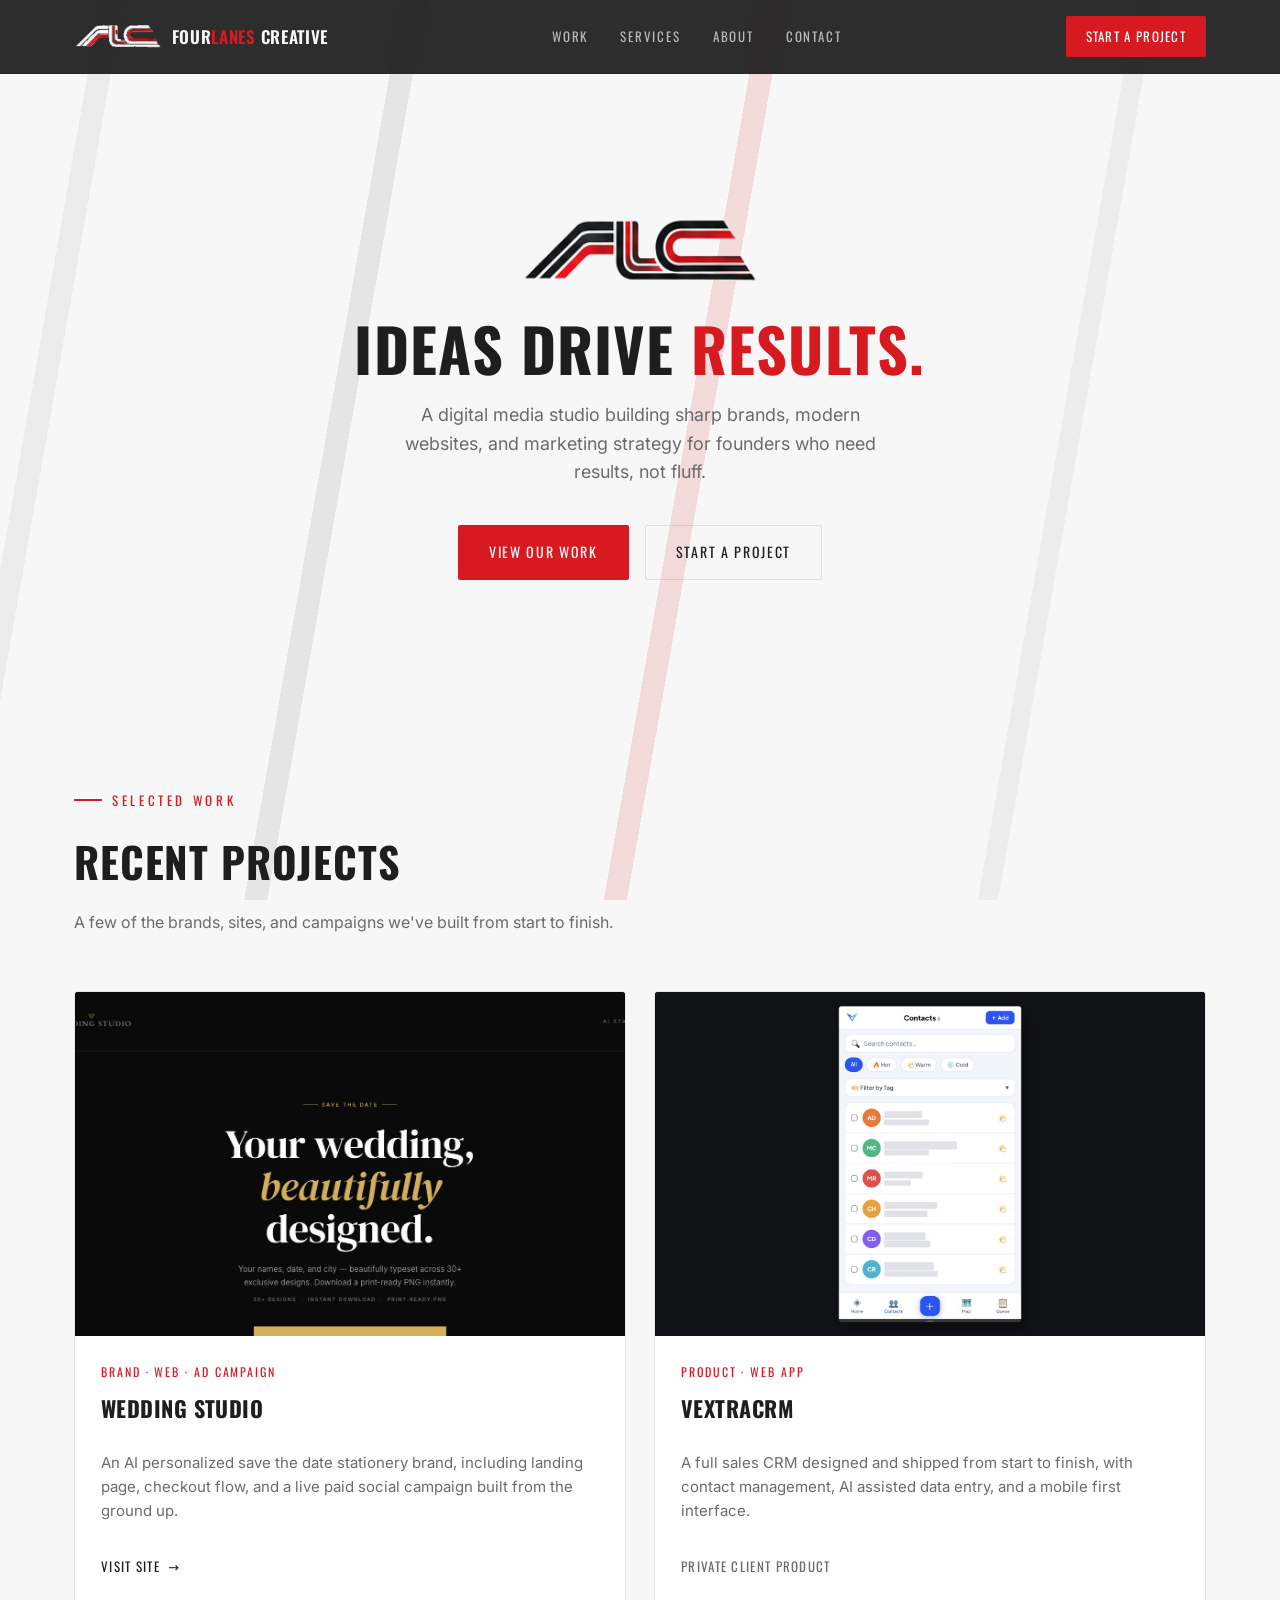
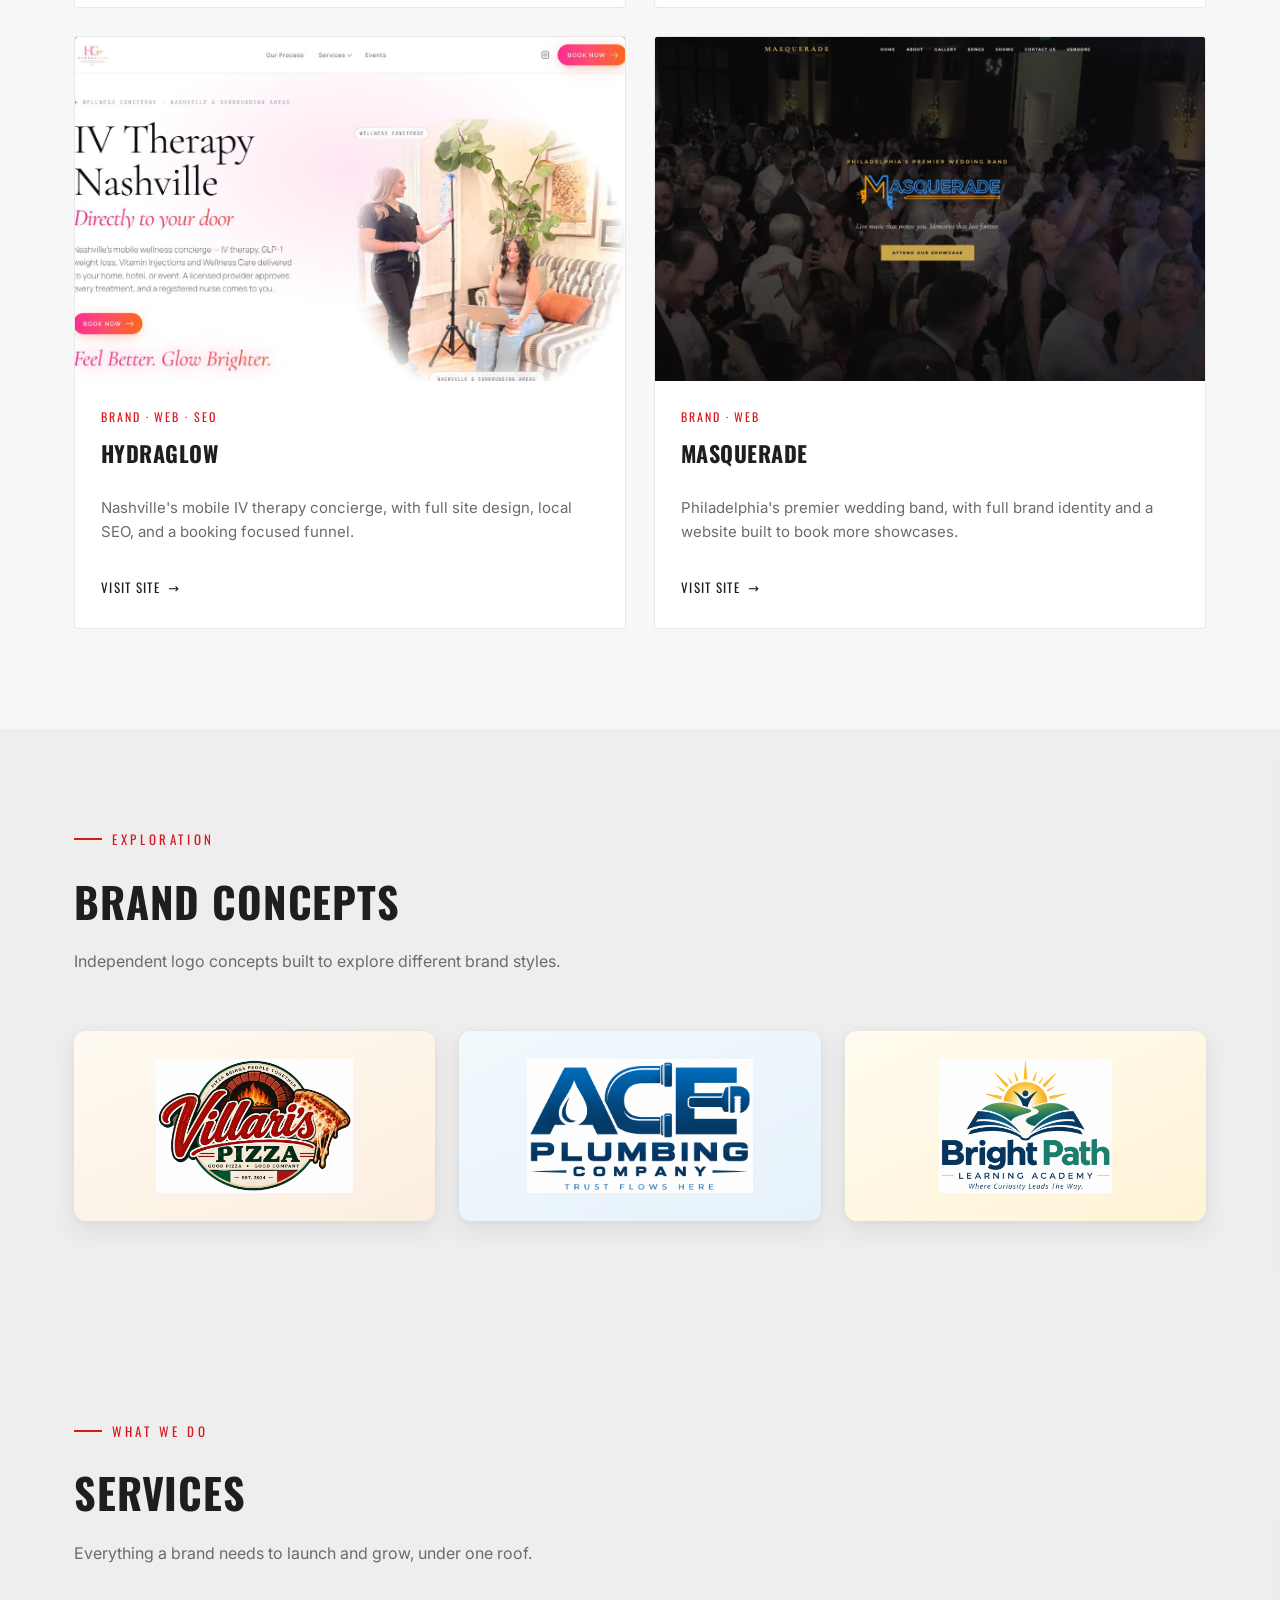
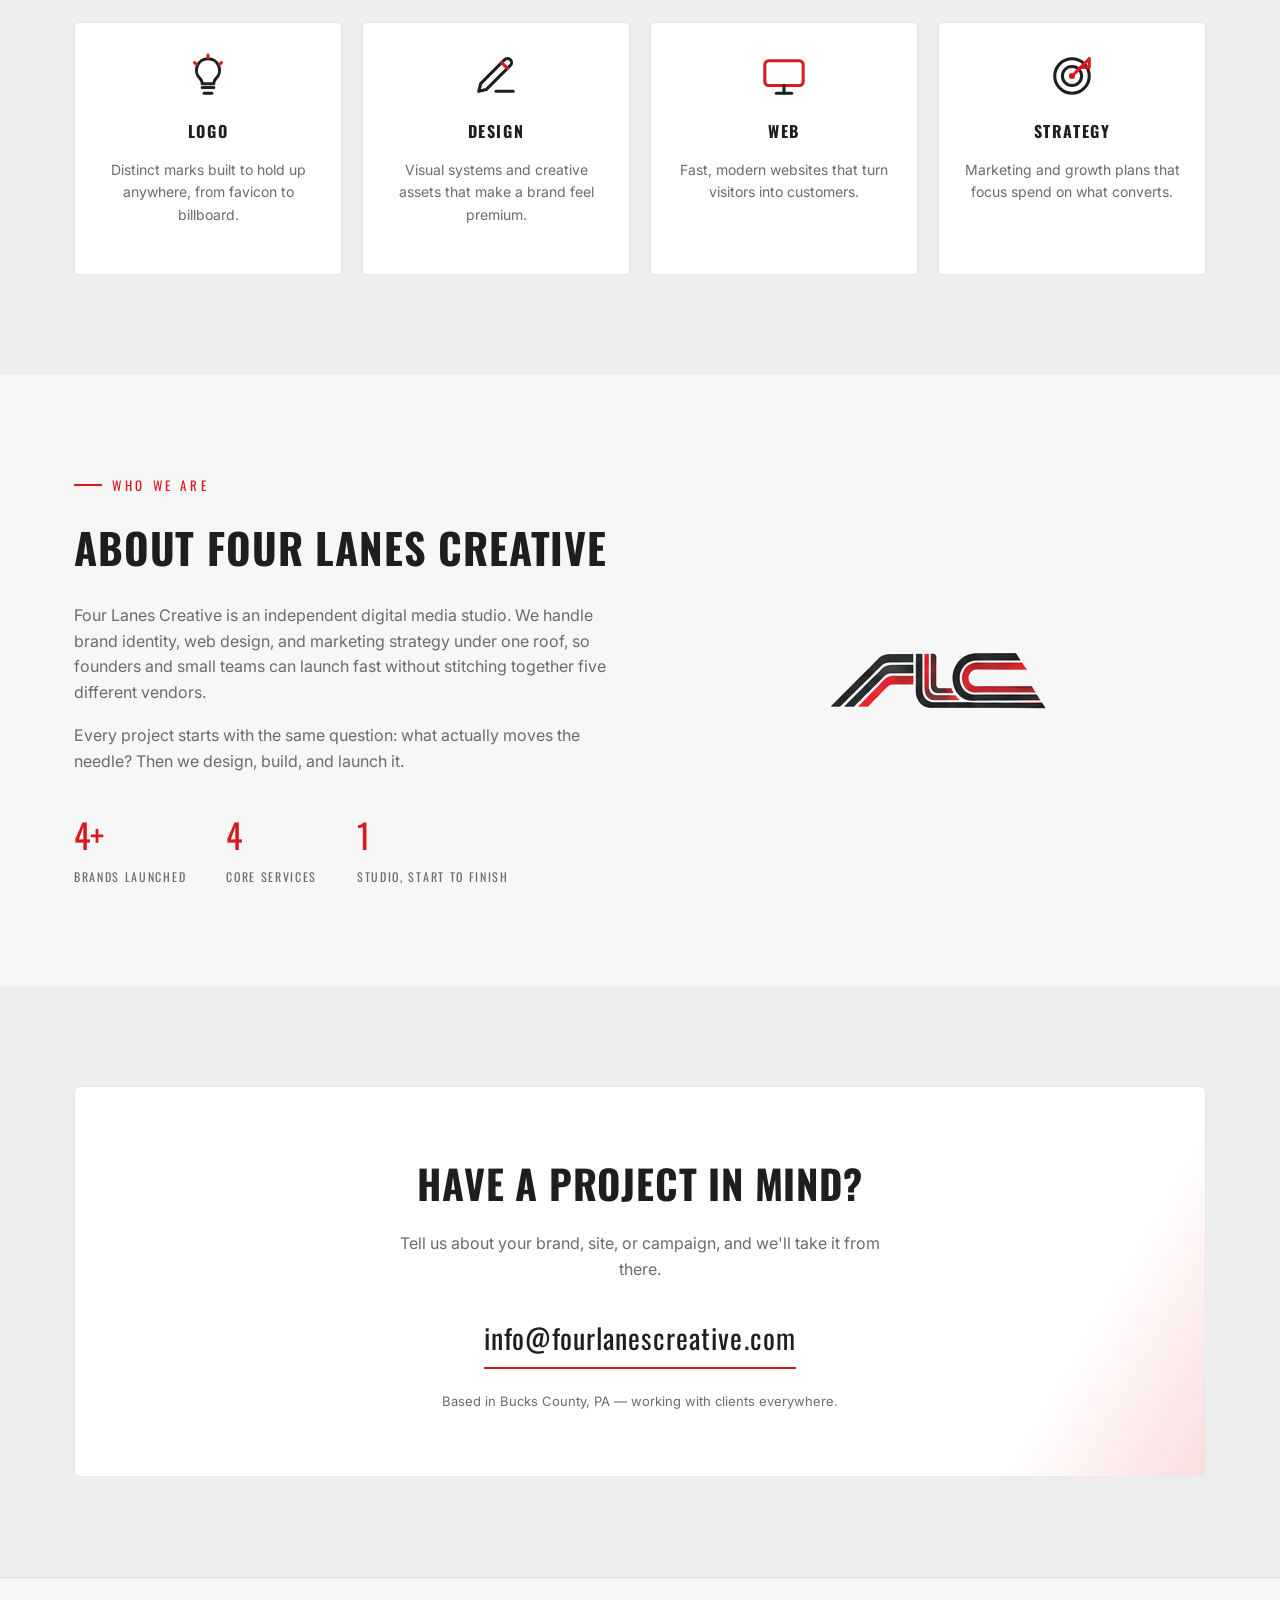
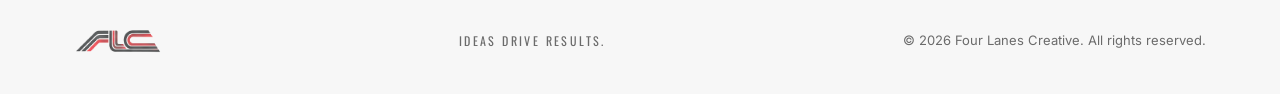
<file: index.html>
<!doctype html>
<html lang="en">
<head>
<meta charset="utf-8">
<title>Four Lanes Creative | Brand, Web &amp; Strategy Studio</title>
<meta name="viewport" content="width=device-width,initial-scale=1">
<meta name="description" content="Four Lanes Creative is a digital media studio building sharp brands, modern websites, and marketing strategy that converts — under one roof.">
<link rel="canonical" href="https://fourlanescreative.com/">

<link rel="icon" type="image/png" sizes="512x512" href="/assets/brand/favicon-512.png">
<link rel="icon" type="image/png" sizes="32x32" href="/assets/brand/favicon-32.png">
<link rel="icon" type="image/png" sizes="16x16" href="/assets/brand/favicon-16.png">
<link rel="apple-touch-icon" sizes="180x180" href="/assets/brand/favicon-180.png">

<!-- Open Graph / Facebook, Instagram, iMessage, WhatsApp -->
<meta property="og:type" content="website">
<meta property="og:url" content="https://fourlanescreative.com/">
<meta property="og:site_name" content="Four Lanes Creative">
<meta property="og:title" content="Four Lanes Creative | Brand, Web &amp; Strategy Studio">
<meta property="og:description" content="Ideas drive results. Brand identity, web design, and marketing strategy from a studio built to move fast.">
<meta property="og:image" content="https://fourlanescreative.com/assets/brand/og-share-card.png">
<meta property="og:image:width" content="1200">
<meta property="og:image:height" content="630">
<meta property="og:image:alt" content="Four Lanes Creative. Ideas Drive Results.">
<meta property="og:image" content="https://fourlanescreative.com/assets/brand/og-share-square.png">
<meta property="og:image:width" content="1080">
<meta property="og:image:height" content="1080">
<meta property="og:image:alt" content="Four Lanes Creative. Ideas Drive Results.">
<meta property="og:locale" content="en_US">

<!-- Twitter / X -->
<meta name="twitter:card" content="summary_large_image">
<meta name="twitter:title" content="Four Lanes Creative | Brand, Web &amp; Strategy Studio">
<meta name="twitter:description" content="Ideas drive results. Brand identity, web design, and marketing strategy from a studio built to move fast.">
<meta name="twitter:image" content="https://fourlanescreative.com/assets/brand/og-share-card.png">
<meta name="twitter:image:alt" content="Four Lanes Creative. Ideas Drive Results.">

<script type="application/ld+json">
{
  "@context": "https://schema.org",
  "@type": "ProfessionalService",
  "@id": "https://fourlanescreative.com/#business",
  "name": "Four Lanes Creative",
  "description": "Digital media studio offering brand identity, web design, and marketing strategy.",
  "url": "https://fourlanescreative.com/",
  "logo": "https://fourlanescreative.com/assets/brand/flc-hero-lockup.png",
  "image": "https://fourlanescreative.com/assets/brand/og-share-card.png",
  "email": "info@fourlanescreative.com",
  "address": {
    "@type": "PostalAddress",
    "addressRegion": "PA",
    "addressCountry": "US"
  },
  "areaServed": ["Bucks County, PA", "US"],
  "sameAs": []
}
</script>

<link rel="preconnect" href="https://fonts.googleapis.com">
<link rel="preconnect" href="https://fonts.gstatic.com" crossorigin>
<link href="https://fonts.googleapis.com/css2?family=Oswald:wght@400;500;600;700&family=Inter:wght@400;500;600&display=swap" rel="stylesheet">

<style>
  :root{
    --bg:#f7f7f7;
    --bg-alt:#ededed;
    --card:#ffffff;
    --red:#d71920;
    --red-dark:#9e1218;
    --silver:#6b6b6b;
    --silver-light:#1e1e1e;
    --text:#1e1e1e;
    --muted:#6b6b6b;
    --border:rgba(0,0,0,0.09);
  }
  *{box-sizing:border-box;}
  html{scroll-behavior:smooth;}
  body{
    margin:0;
    background:var(--bg);
    color:var(--text);
    font-family:'Inter',system-ui,sans-serif;
    line-height:1.6;
    -webkit-font-smoothing:antialiased;
  }
  .site-lanes{
    position:fixed;inset:0;z-index:0;pointer-events:none;
    background:linear-gradient(
      100deg,
      transparent 0%, transparent 7%,
      rgba(30,30,30,0.05) 7%, rgba(30,30,30,0.05) 8.6%,
      transparent 8.6%, transparent 28%,
      rgba(30,30,30,0.08) 28%, rgba(30,30,30,0.08) 29.6%,
      transparent 29.6%, transparent 53%,
      rgba(215,25,32,0.13) 53%, rgba(215,25,32,0.13) 54.6%,
      transparent 54.6%, transparent 79%,
      rgba(107,107,107,0.07) 79%, rgba(107,107,107,0.07) 80.4%,
      transparent 80.4%, transparent 100%
    );
  }
  header.nav, section, footer{position:relative;z-index:1;}
  h1,h2,h3,.display{
    font-family:'Oswald',system-ui,sans-serif;
    text-transform:uppercase;
    letter-spacing:0.02em;
    margin:0;
  }
  a{color:inherit;text-decoration:none;}
  img{max-width:100%;display:block;}
  .wrap{max-width:1180px;margin:0 auto;padding:0 24px;}
  .eyebrow{
    display:flex;align-items:center;gap:10px;
    font-family:'Oswald',system-ui,sans-serif;
    font-size:13px;letter-spacing:0.28em;
    color:var(--red);text-transform:uppercase;
    margin-bottom:18px;
  }
  .eyebrow::before{content:"";width:28px;height:2px;background:var(--red);display:block;}

  /* nav */
  header.nav{
    position:sticky;top:0;z-index:50;
    background:rgba(10,10,11,0.85);
    backdrop-filter:blur(10px);
    border-bottom:1px solid var(--border);
  }
  .nav-inner{
    max-width:1180px;margin:0 auto;padding:16px 24px;
    display:flex;align-items:center;justify-content:space-between;
  }
  .nav-logo{display:flex;align-items:center;gap:10px;}
  .nav-logo img{height:26px;width:auto;}
  .nav-logo-text{
    font-family:'Oswald',system-ui,sans-serif;
    font-size:17px;letter-spacing:0.04em;font-weight:600;
    color:#f7f7f7;white-space:nowrap;
  }
  .nav-logo-text .accent{color:var(--red);}
  .nav-links{display:flex;gap:32px;list-style:none;margin:0;padding:0;}
  .nav-links a{
    font-family:'Oswald',system-ui,sans-serif;
    font-size:13px;letter-spacing:0.14em;text-transform:uppercase;
    color:#b8b8b8;transition:color .2s;
  }
  .nav-links a:hover{color:#f7f7f7;}
  .nav-cta{
    font-family:'Oswald',system-ui,sans-serif;
    font-size:13px;letter-spacing:0.1em;text-transform:uppercase;
    background:var(--red);color:#fff;padding:10px 20px;border-radius:2px;
    transition:background .2s;
  }
  .nav-cta:hover{background:var(--red-dark);}
  .nav-toggle{display:none;background:none;border:0;color:#f7f7f7;font-size:26px;cursor:pointer;}

  /* hero */
  .hero{
    position:relative;overflow:hidden;
    padding:140px 24px 110px;
    text-align:center;
  }
  .hero-inner{position:relative;max-width:640px;margin:0 auto;}
  .hero img.mark{height:72px;width:auto;margin:0 auto 30px;}
  .hero h1{
    font-size:clamp(36px,6vw,60px);
    line-height:1.05;
    color:var(--silver-light);
  }
  .hero h1 .accent{color:var(--red);}
  .hero p.sub{
    font-size:18px;color:var(--muted);
    max-width:520px;margin:22px auto 0;
  }
  .hero-ctas{display:flex;gap:16px;justify-content:center;margin-top:38px;flex-wrap:wrap;}
  .btn{
    font-family:'Oswald',system-ui,sans-serif;
    font-size:14px;letter-spacing:0.12em;text-transform:uppercase;
    padding:15px 30px;border-radius:2px;
    display:inline-block;transition:all .2s;
    border:1px solid transparent;
  }
  .btn-primary{background:var(--red);color:#fff;}
  .btn-primary:hover{background:var(--red-dark);}
  .btn-ghost{border-color:var(--border);color:var(--text);}
  .btn-ghost:hover{border-color:var(--silver);}

  /* generic section */
  section{padding:100px 0;}
  section.alt{background:rgba(237,237,237,0.9);}
  .section-head{max-width:640px;margin-bottom:56px;}
  .section-head h2{font-size:clamp(28px,4vw,42px);color:var(--silver-light);}
  .section-head p{color:var(--muted);font-size:16px;margin-top:14px;}
  .divider{
    height:2px;width:90px;
    background:linear-gradient(90deg,var(--red),var(--silver));
    margin:0 0 56px;
  }

  /* work */
  .work-grid{display:grid;grid-template-columns:repeat(2,1fr);gap:28px;}
  .work-card{
    background:var(--card);border:1px solid var(--border);
    border-radius:4px;overflow:hidden;
    transition:transform .25s, border-color .25s;
    display:flex;flex-direction:column;
  }
  .work-card:hover{transform:translateY(-6px);border-color:rgba(215,25,32,0.4);}
  .work-thumb{aspect-ratio:16/10;overflow:hidden;background:#000;}
  .work-thumb img{width:100%;height:100%;object-fit:cover;object-position:top;transition:transform .4s;}
  .work-card:hover .work-thumb img{transform:scale(1.05);}
  .work-body{padding:26px 26px 30px;flex:1;display:flex;flex-direction:column;}
  .work-tag{
    font-family:'Oswald',system-ui,sans-serif;
    font-size:12px;letter-spacing:0.16em;text-transform:uppercase;
    color:var(--red);margin-bottom:10px;
  }
  .work-body h3{font-size:22px;color:var(--silver-light);margin-bottom:10px;}
  .work-body p{color:var(--muted);font-size:15px;flex:1;}
  .work-link{
    margin-top:18px;font-family:'Oswald',system-ui,sans-serif;
    font-size:13px;letter-spacing:0.1em;text-transform:uppercase;
    color:var(--text);display:inline-flex;align-items:center;gap:8px;
  }
  .work-link .arrow{transition:transform .2s;}
  .work-card:hover .work-link .arrow{transform:translateX(4px);}

  /* concept work */
  .concepts-grid{display:grid;grid-template-columns:repeat(3,1fr);gap:24px;}
  .concept-card{
    border-radius:12px;
    padding:28px;
    display:flex;align-items:center;justify-content:center;
    height:190px;
    box-shadow:0 10px 26px rgba(30,30,30,0.08), 0 2px 8px rgba(30,30,30,0.05);
    transition:box-shadow .25s, transform .25s;
  }
  .concept-card:hover{
    transform:translateY(-5px);
    box-shadow:0 16px 34px rgba(30,30,30,0.12), 0 4px 10px rgba(30,30,30,0.06);
  }
  .concept-card img{max-width:100%;max-height:100%;object-fit:contain;}
  .concept-card-villaris{background:linear-gradient(155deg,#fffaf1,#fbeee0);}
  .concept-card-ace{background:linear-gradient(155deg,#f2f9fd,#e6f1fa);}
  .concept-card-brightpath{background:linear-gradient(155deg,#fffcf0,#fff3d6);}

  /* services */
  .services-grid{display:grid;grid-template-columns:repeat(4,1fr);gap:20px;}
  .service-card{
    background:var(--card);border:1px solid var(--border);border-radius:4px;
    padding:30px 20px 34px;text-align:center;
    transition:border-color .25s, transform .25s;
  }
  .service-card:hover{border-color:rgba(215,25,32,0.4);transform:translateY(-4px);}
  .service-card svg{width:46px;height:46px;margin:0 auto 20px;display:block;}
  .service-card h3{
    font-size:16px;letter-spacing:0.1em;
    color:var(--silver-light);margin-bottom:12px;
  }
  .service-card p{color:var(--muted);font-size:14px;}

  /* about */
  .about-grid{display:grid;grid-template-columns:1fr 1fr;gap:60px;align-items:center;}
  .about-copy p{color:var(--muted);font-size:16px;margin:0 0 18px;}
  .about-copy p:last-child{margin-bottom:0;}
  .about-mark{display:flex;justify-content:center;}
  .about-mark img{max-width:280px;opacity:0.92;}
  .stat-row{display:flex;gap:40px;margin-top:34px;}
  .stat-row div{font-family:'Oswald',system-ui,sans-serif;}
  .stat-num{font-size:34px;color:var(--red);}
  .stat-label{font-size:12px;letter-spacing:0.14em;text-transform:uppercase;color:var(--muted);margin-top:4px;}

  /* contact */
  .contact-box{
    background:var(--card);border:1px solid var(--border);border-radius:6px;
    padding:64px 40px;text-align:center;
    position:relative;overflow:hidden;
  }
  .contact-box::before{
    content:"";position:absolute;inset:0;
    background:linear-gradient(120deg, transparent 85%, rgba(215,25,32,0.15) 100%);
    pointer-events:none;
  }
  .contact-box h2{font-size:clamp(28px,4vw,40px);color:var(--silver-light);position:relative;}
  .contact-box p{color:var(--muted);max-width:480px;margin:16px auto 34px;position:relative;}
  .contact-email{
    font-family:'Oswald',system-ui,sans-serif;
    font-size:clamp(20px,3vw,28px);letter-spacing:0.04em;
    color:var(--text);border-bottom:2px solid var(--red);padding-bottom:6px;
    position:relative;display:inline-block;
  }
  .contact-box p.contact-location{
    font-size:13px;color:var(--muted);margin:22px auto 0;
    position:relative;max-width:480px;
  }

  /* footer */
  footer{padding:50px 0 40px;border-top:1px solid var(--border);}
  .footer-inner{display:flex;align-items:center;justify-content:space-between;flex-wrap:wrap;gap:20px;}
  .footer-inner img{height:26px;opacity:0.7;}
  .footer-tagline{
    font-family:'Oswald',system-ui,sans-serif;
    font-size:12px;letter-spacing:0.2em;text-transform:uppercase;color:var(--muted);
  }
  .footer-copy{font-size:13px;color:var(--muted);}

  @media (max-width:900px){
    .work-grid{grid-template-columns:1fr;}
    .services-grid{grid-template-columns:repeat(2,1fr);}
    .about-grid{grid-template-columns:1fr;}
    .about-mark{order:-1;}
    .about-mark img{max-width:180px;}
    .concepts-grid{grid-template-columns:1fr;}
    .concept-card{height:220px;}
  }
  @media (max-width:720px){
    .nav-links, .nav-cta{display:none;}
    .nav-toggle{display:block;}
    section{padding:70px 0;}
    .hero{padding:90px 24px 70px;}

    header.nav.is-open .nav-inner{flex-wrap:wrap;}
    header.nav.is-open .nav-logo{order:1;}
    header.nav.is-open .nav-toggle{order:2;}
    header.nav.is-open .nav-links{
      order:3;display:flex;flex-direction:column;gap:0;
      width:100%;margin-top:20px;
    }
    header.nav.is-open .nav-links a{
      display:block;padding:14px 0;border-top:1px solid var(--border);
    }
    header.nav.is-open .nav-cta{
      order:4;display:block;width:100%;text-align:center;margin-top:16px;
    }
  }
  @media (max-width:520px){
    .services-grid{grid-template-columns:1fr 1fr;gap:14px;}
    .service-card{padding:22px 12px 26px;}
  }
</style>
</head>
<body>
<div class="site-lanes" aria-hidden="true"></div>

<header class="nav">
  <div class="nav-inner">
    <a href="#" class="nav-logo">
      <img src="assets/brand/flc-symbol-white.png" alt="">
      <span class="nav-logo-text">FOUR<span class="accent">LANES</span> CREATIVE</span>
    </a>
    <ul class="nav-links" id="nav-links">
      <li><a href="#work">Work</a></li>
      <li><a href="#services">Services</a></li>
      <li><a href="#about">About</a></li>
      <li><a href="#contact">Contact</a></li>
    </ul>
    <a href="#contact" class="nav-cta">Start a Project</a>
    <button class="nav-toggle" aria-label="Menu" aria-expanded="false" aria-controls="nav-links">&#9776;</button>
  </div>
</header>

<section class="hero">
  <div class="hero-inner">
    <img class="mark" src="assets/brand/flc-symbol-ink.png" alt="FLC">
    <h1>Ideas Drive <span class="accent">Results.</span></h1>
    <p class="sub">A digital media studio building sharp brands, modern websites, and marketing strategy for founders who need results, not fluff.</p>
    <div class="hero-ctas">
      <a href="#work" class="btn btn-primary">View Our Work</a>
      <a href="#contact" class="btn btn-ghost">Start a Project</a>
    </div>
  </div>
</section>

<section id="work">
  <div class="wrap">
    <div class="section-head">
      <div class="eyebrow">Selected Work</div>
      <h2>Recent Projects</h2>
      <p>A few of the brands, sites, and campaigns we've built from start to finish.</p>
    </div>

    <div class="work-grid">
      <div class="work-card">
        <div class="work-thumb"><img src="assets/work/phillyvows.jpg" alt="Wedding Studio landing page"></div>
        <div class="work-body">
          <div class="work-tag">Brand &middot; Web &middot; Ad Campaign</div>
          <h3>Wedding Studio</h3>
          <p>An AI personalized save the date stationery brand, including landing page, checkout flow, and a live paid social campaign built from the ground up.</p>
          <a href="https://www.weddingstudio.design" target="_blank" rel="noopener" class="work-link">Visit Site <span class="arrow">&rarr;</span></a>
        </div>
      </div>

      <div class="work-card">
        <div class="work-thumb"><img src="assets/work/vextracrm.jpg" alt="VextraCRM mobile contacts interface"></div>
        <div class="work-body">
          <div class="work-tag">Product &middot; Web App</div>
          <h3>VextraCRM</h3>
          <p>A full sales CRM designed and shipped from start to finish, with contact management, AI assisted data entry, and a mobile first interface.</p>
          <span class="work-link" style="color:var(--muted);">Private Client Product</span>
        </div>
      </div>

      <div class="work-card">
        <div class="work-thumb"><img src="assets/work/hydraglow.jpg" alt="HydraGlow website"></div>
        <div class="work-body">
          <div class="work-tag">Brand &middot; Web &middot; SEO</div>
          <h3>HydraGlow</h3>
          <p>Nashville's mobile IV therapy concierge, with full site design, local SEO, and a booking focused funnel.</p>
          <a href="https://hydraglownash.com" target="_blank" rel="noopener" class="work-link">Visit Site <span class="arrow">&rarr;</span></a>
        </div>
      </div>

      <div class="work-card">
        <div class="work-thumb"><img src="assets/work/masquerade.jpg" alt="Masquerade wedding band website"></div>
        <div class="work-body">
          <div class="work-tag">Brand &middot; Web</div>
          <h3>Masquerade</h3>
          <p>Philadelphia's premier wedding band, with full brand identity and a website built to book more showcases.</p>
          <a href="https://thisismasquerade.com" target="_blank" rel="noopener" class="work-link">Visit Site <span class="arrow">&rarr;</span></a>
        </div>
      </div>
    </div>
  </div>
</section>

<section id="concepts" class="alt">
  <div class="wrap">
    <div class="section-head">
      <div class="eyebrow">Exploration</div>
      <h2>Brand Concepts</h2>
      <p>Independent logo concepts built to explore different brand styles.</p>
    </div>

    <div class="concepts-grid">
      <div class="concept-card concept-card-villaris">
        <img src="assets/concepts/villaris.png" alt="Villari's Pizza logo concept">
      </div>
      <div class="concept-card concept-card-ace">
        <img src="assets/concepts/ace-plumbing.png" alt="Ace Plumbing Company logo concept">
      </div>
      <div class="concept-card concept-card-brightpath">
        <img src="assets/concepts/bright-path.png" alt="Bright Path Learning Academy logo concept">
      </div>
    </div>
  </div>
</section>

<section id="services" class="alt">
  <div class="wrap">
    <div class="section-head">
      <div class="eyebrow">What We Do</div>
      <h2>Services</h2>
      <p>Everything a brand needs to launch and grow, under one roof.</p>
    </div>

    <div class="services-grid">
      <div class="service-card">
        <svg viewBox="0 0 24 24" fill="none" stroke="#1e1e1e" stroke-width="1.6" stroke-linecap="round" stroke-linejoin="round" aria-hidden="true">
          <path d="M9 18h6"/>
          <path d="M10 21h4"/>
          <path d="M12 3a6 6 0 0 0-4 10.5c.6.6 1 1.4 1 2.5h6c0-1.1.4-1.9 1-2.5A6 6 0 0 0 12 3Z"/>
          <g stroke="#d71920">
            <path d="M12 1v1.4"/>
            <path d="M5 5l1 1"/>
            <path d="M19 5l-1 1"/>
          </g>
        </svg>
        <h3>Logo</h3>
        <p>Distinct marks built to hold up anywhere, from favicon to billboard.</p>
      </div>
      <div class="service-card">
        <svg viewBox="0 0 24 24" fill="none" stroke="#1e1e1e" stroke-width="1.6" stroke-linecap="round" stroke-linejoin="round" aria-hidden="true">
          <path d="M12 20h9"/>
          <path d="M16.5 3.5a2.1 2.1 0 0 1 3 3L7 19l-4 1 1-4Z"/>
          <path d="M15 5l3 3" stroke="#d71920"/>
        </svg>
        <h3>Design</h3>
        <p>Visual systems and creative assets that make a brand feel premium.</p>
      </div>
      <div class="service-card">
        <svg viewBox="0 0 24 24" fill="none" stroke-width="1.6" stroke-linecap="round" stroke-linejoin="round" aria-hidden="true">
          <rect x="2" y="4" width="20" height="13" rx="2" stroke="#d71920"/>
          <path d="M8 21h8" stroke="#1e1e1e"/>
          <path d="M12 17v4" stroke="#1e1e1e"/>
        </svg>
        <h3>Web</h3>
        <p>Fast, modern websites that turn visitors into customers.</p>
      </div>
      <div class="service-card">
        <svg viewBox="0 0 24 24" fill="none" stroke-linecap="round" stroke-linejoin="round" aria-hidden="true">
          <circle cx="12" cy="12" r="9" stroke="#1e1e1e" stroke-width="1.6"/>
          <circle cx="12" cy="12" r="5" stroke="#1e1e1e" stroke-width="1.6"/>
          <circle cx="12" cy="12" r="1.6" fill="#d71920" stroke="none"/>
          <path d="M21 3l-7.5 7.5" stroke="#d71920" stroke-width="1.6"/>
          <path d="M21 3v4.5h-4.5" stroke="#d71920" stroke-width="1.6"/>
        </svg>
        <h3>Strategy</h3>
        <p>Marketing and growth plans that focus spend on what converts.</p>
      </div>
    </div>
  </div>
</section>

<section id="about">
  <div class="wrap">
    <div class="about-grid">
      <div class="about-copy">
        <div class="eyebrow">Who We Are</div>
        <h2 style="font-size:clamp(28px,4vw,42px);color:var(--silver-light);margin-bottom:22px;">About Four Lanes Creative</h2>
        <p>Four Lanes Creative is an independent digital media studio. We handle brand identity, web design, and marketing strategy under one roof, so founders and small teams can launch fast without stitching together five different vendors.</p>
        <p>Every project starts with the same question: what actually moves the needle? Then we design, build, and launch it.</p>
        <div class="stat-row">
          <div>
            <div class="stat-num">4+</div>
            <div class="stat-label">Brands Launched</div>
          </div>
          <div>
            <div class="stat-num">4</div>
            <div class="stat-label">Core Services</div>
          </div>
          <div>
            <div class="stat-num">1</div>
            <div class="stat-label">Studio, Start to Finish</div>
          </div>
        </div>
      </div>
      <div class="about-mark">
        <img src="assets/brand/flc-symbol-ink.png" alt="FLC symbol">
      </div>
    </div>
  </div>
</section>

<section id="contact" class="alt">
  <div class="wrap">
    <div class="contact-box">
      <h2>Have a project in mind?</h2>
      <p>Tell us about your brand, site, or campaign, and we'll take it from there.</p>
      <a href="mailto:info@fourlanescreative.com" class="contact-email">info@fourlanescreative.com</a>
      <p class="contact-location">Based in Bucks County, PA — working with clients everywhere.</p>
    </div>
  </div>
</section>

<footer>
  <div class="wrap footer-inner">
    <img src="assets/brand/flc-symbol-ink.png" alt="FLC">
    <div class="footer-tagline">Ideas Drive Results.</div>
    <div class="footer-copy">&copy; 2026 Four Lanes Creative. All rights reserved.</div>
  </div>
</footer>

<script>
(function(){
  var nav = document.querySelector('header.nav');
  var toggle = nav.querySelector('.nav-toggle');
  function closeMenu(){
    nav.classList.remove('is-open');
    toggle.setAttribute('aria-expanded', 'false');
    toggle.innerHTML = '&#9776;';
  }
  toggle.addEventListener('click', function(){
    var isOpen = nav.classList.toggle('is-open');
    toggle.setAttribute('aria-expanded', String(isOpen));
    toggle.innerHTML = isOpen ? '&times;' : '&#9776;';
  });
  nav.querySelectorAll('.nav-links a, .nav-cta').forEach(function(link){
    link.addEventListener('click', closeMenu);
  });
})();
</script>

</body>
</html>
</file>
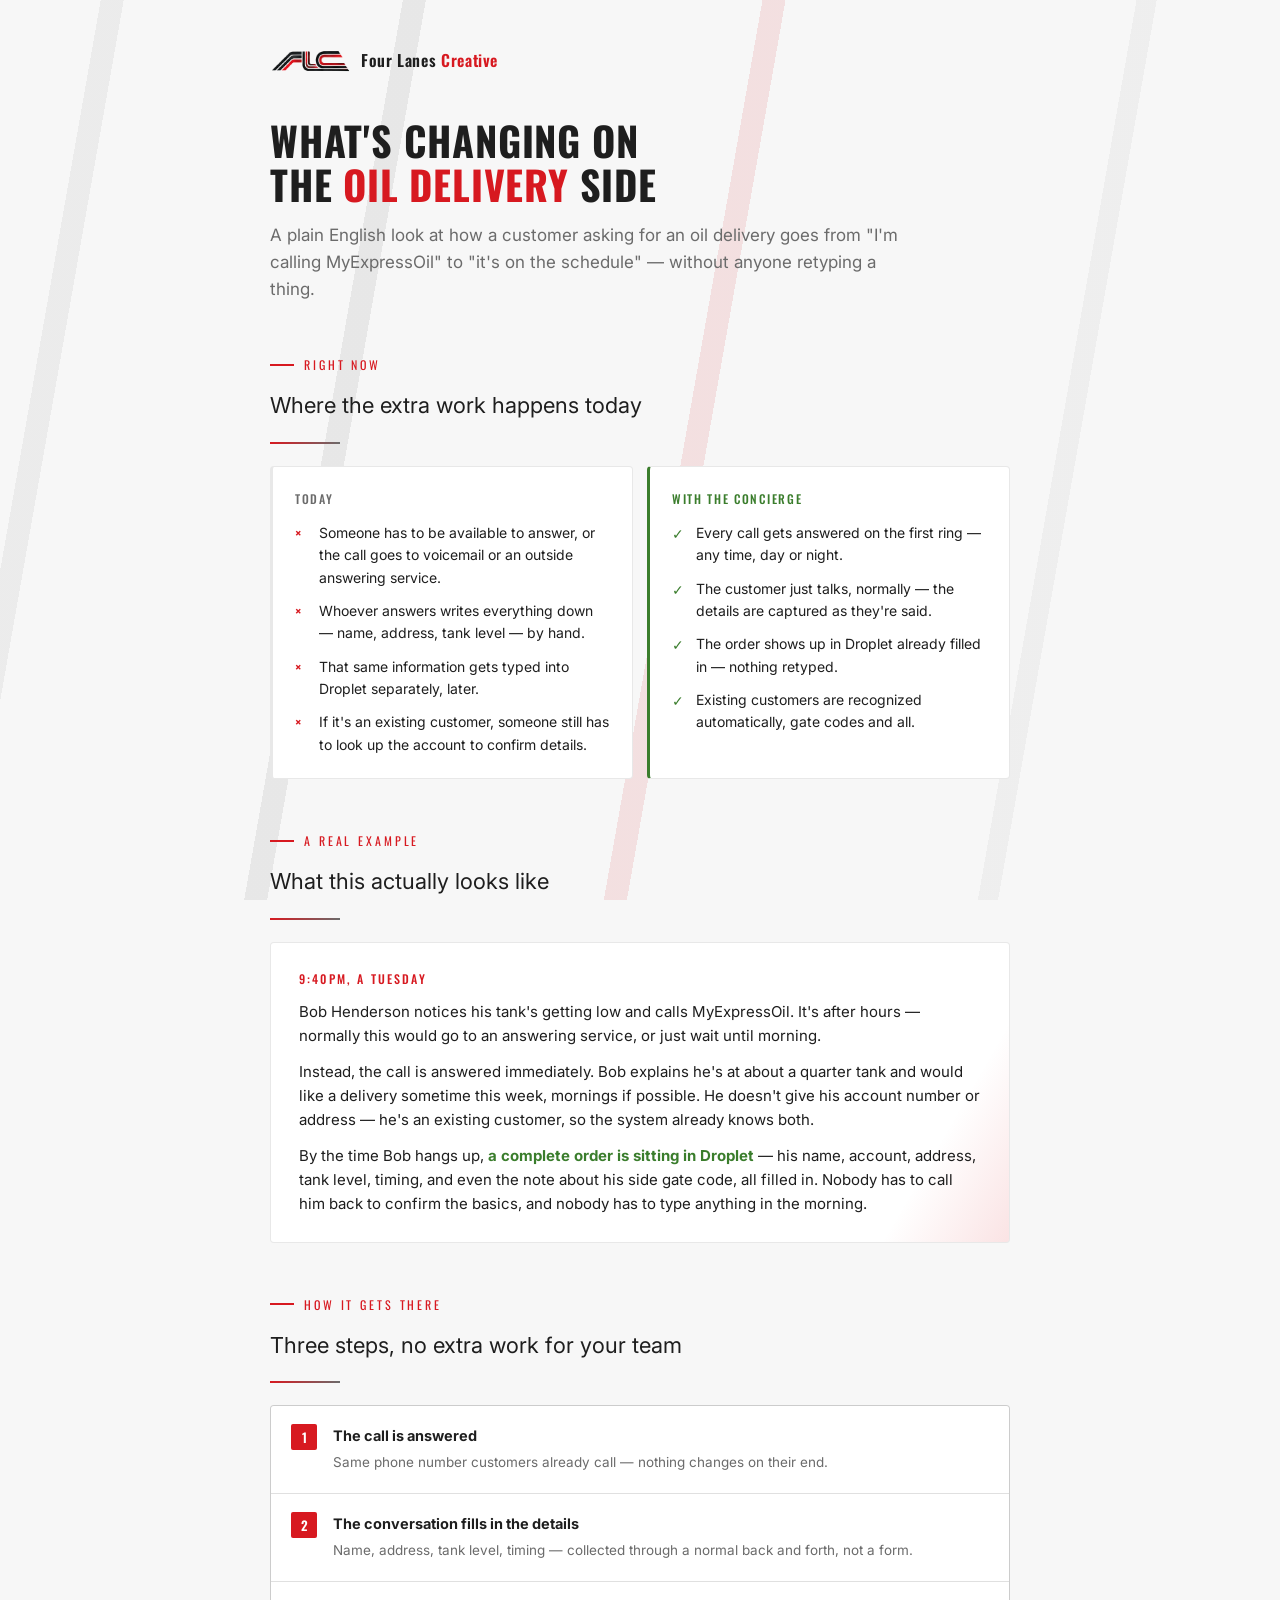
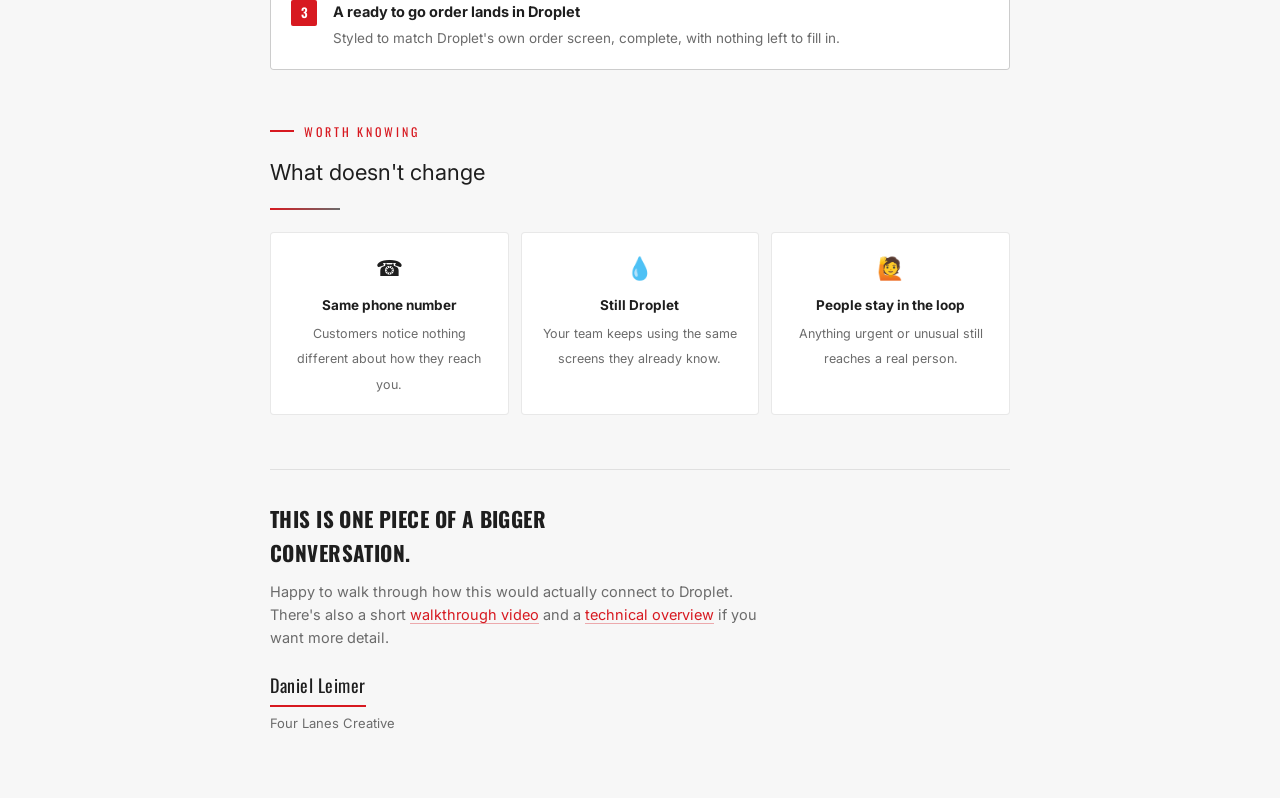
<file: work-in-progress/eci-oil-delivery-overview.html>
<!DOCTYPE html>
<html lang="en">
<head>
<meta charset="UTF-8">
<meta name="viewport" content="width=device-width, initial-scale=1, viewport-fit=cover">
<title>The Oil Delivery Side — MyExpressOil</title>
<meta name="robots" content="noindex, nofollow">
<link rel="preconnect" href="https://fonts.googleapis.com">
<link rel="preconnect" href="https://fonts.gstatic.com" crossorigin>
<link href="https://fonts.googleapis.com/css2?family=Oswald:wght@400;500;600;700&family=Inter:wght@400;500;600;700;800&display=swap" rel="stylesheet">
<link rel="stylesheet" href="assets/pitch.css">
</head>
<body>
<div class="lanes"></div>
<div class="page">
<div class="wrap">

  <div class="masthead">
    <img src="assets/flc-symbol-ink.png" alt="Four Lanes Creative">
    <div class="word">Four Lanes <span class="accent">Creative</span></div>
  </div>

  <div class="hero">
    <h1>What's changing on the <span class="accent">oil delivery</span> side</h1>
    <p>A plain English look at how a customer asking for an oil delivery goes from "I'm calling MyExpressOil" to "it's on the schedule" — without anyone retyping a thing.</p>
  </div>

  <section>
    <div class="eyebrow">Right now</div>
    <div class="section-title">Where the extra work happens today</div>
    <div class="section-rule"></div>
    <div class="compare">
      <div class="compare-card">
        <div class="compare-label">Today</div>
        <div class="compare-list">
          <div class="compare-row"><span class="mk">×</span><span>Someone has to be available to answer, or the call goes to voicemail or an outside answering service.</span></div>
          <div class="compare-row"><span class="mk">×</span><span>Whoever answers writes everything down — name, address, tank level — by hand.</span></div>
          <div class="compare-row"><span class="mk">×</span><span>That same information gets typed into Droplet separately, later.</span></div>
          <div class="compare-row"><span class="mk">×</span><span>If it's an existing customer, someone still has to look up the account to confirm details.</span></div>
        </div>
      </div>
      <div class="compare-card now">
        <div class="compare-label">With the concierge</div>
        <div class="compare-list">
          <div class="compare-row"><span class="mk">✓</span><span>Every call gets answered on the first ring — any time, day or night.</span></div>
          <div class="compare-row"><span class="mk">✓</span><span>The customer just talks, normally — the details are captured as they're said.</span></div>
          <div class="compare-row"><span class="mk">✓</span><span>The order shows up in Droplet already filled in — nothing retyped.</span></div>
          <div class="compare-row"><span class="mk">✓</span><span>Existing customers are recognized automatically, gate codes and all.</span></div>
        </div>
      </div>
    </div>
  </section>

  <section>
    <div class="eyebrow">A real example</div>
    <div class="section-title">What this actually looks like</div>
    <div class="section-rule"></div>
    <div class="callout">
      <div class="callout-tag">9:40pm, a Tuesday</div>
      <p>Bob Henderson notices his tank's getting low and calls MyExpressOil. It's after hours — normally this would go to an answering service, or just wait until morning.</p>
      <p>Instead, the call is answered immediately. Bob explains he's at about a quarter tank and would like a delivery sometime this week, mornings if possible. He doesn't give his account number or address — he's an existing customer, so the system already knows both.</p>
      <p>By the time Bob hangs up, <strong>a complete order is sitting in Droplet</strong> — his name, account, address, tank level, timing, and even the note about his side gate code, all filled in. Nobody has to call him back to confirm the basics, and nobody has to type anything in the morning.</p>
    </div>
  </section>

  <section>
    <div class="eyebrow">How it gets there</div>
    <div class="section-title">Three steps, no extra work for your team</div>
    <div class="section-rule"></div>
    <div class="steps">
      <div class="step-row"><div class="n">1</div><div class="t"><strong>The call is answered</strong><span>Same phone number customers already call — nothing changes on their end.</span></div></div>
      <div class="step-row"><div class="n">2</div><div class="t"><strong>The conversation fills in the details</strong><span>Name, address, tank level, timing — collected through a normal back and forth, not a form.</span></div></div>
      <div class="step-row"><div class="n">3</div><div class="t"><strong>A ready to go order lands in Droplet</strong><span>Styled to match Droplet's own order screen, complete, with nothing left to fill in.</span></div></div>
    </div>
  </section>

  <section>
    <div class="eyebrow">Worth knowing</div>
    <div class="section-title">What doesn't change</div>
    <div class="section-rule"></div>
    <div class="reassure">
      <div class="reassure-card"><div class="ic">☎️</div><strong>Same phone number</strong><span>Customers notice nothing different about how they reach you.</span></div>
      <div class="reassure-card"><div class="ic">💧</div><strong>Still Droplet</strong><span>Your team keeps using the same screens they already know.</span></div>
      <div class="reassure-card"><div class="ic">🙋</div><strong>People stay in the loop</strong><span>Anything urgent or unusual still reaches a real person.</span></div>
    </div>
  </section>

  <div class="close">
    <h2>This is one piece of a bigger conversation.</h2>
    <p>Happy to walk through how this would actually connect to Droplet. There's also a short <a href="myexpressoil-workflow-video.html">walkthrough video</a> and a <a href="technical-overview.html">technical overview</a> if you want more detail.</p>
    <div class="contact">
      <div class="name">Daniel Leimer</div>
      <div class="co">Four Lanes Creative</div>
    </div>
  </div>

</div>
</div>
</body>
</html>
</file>
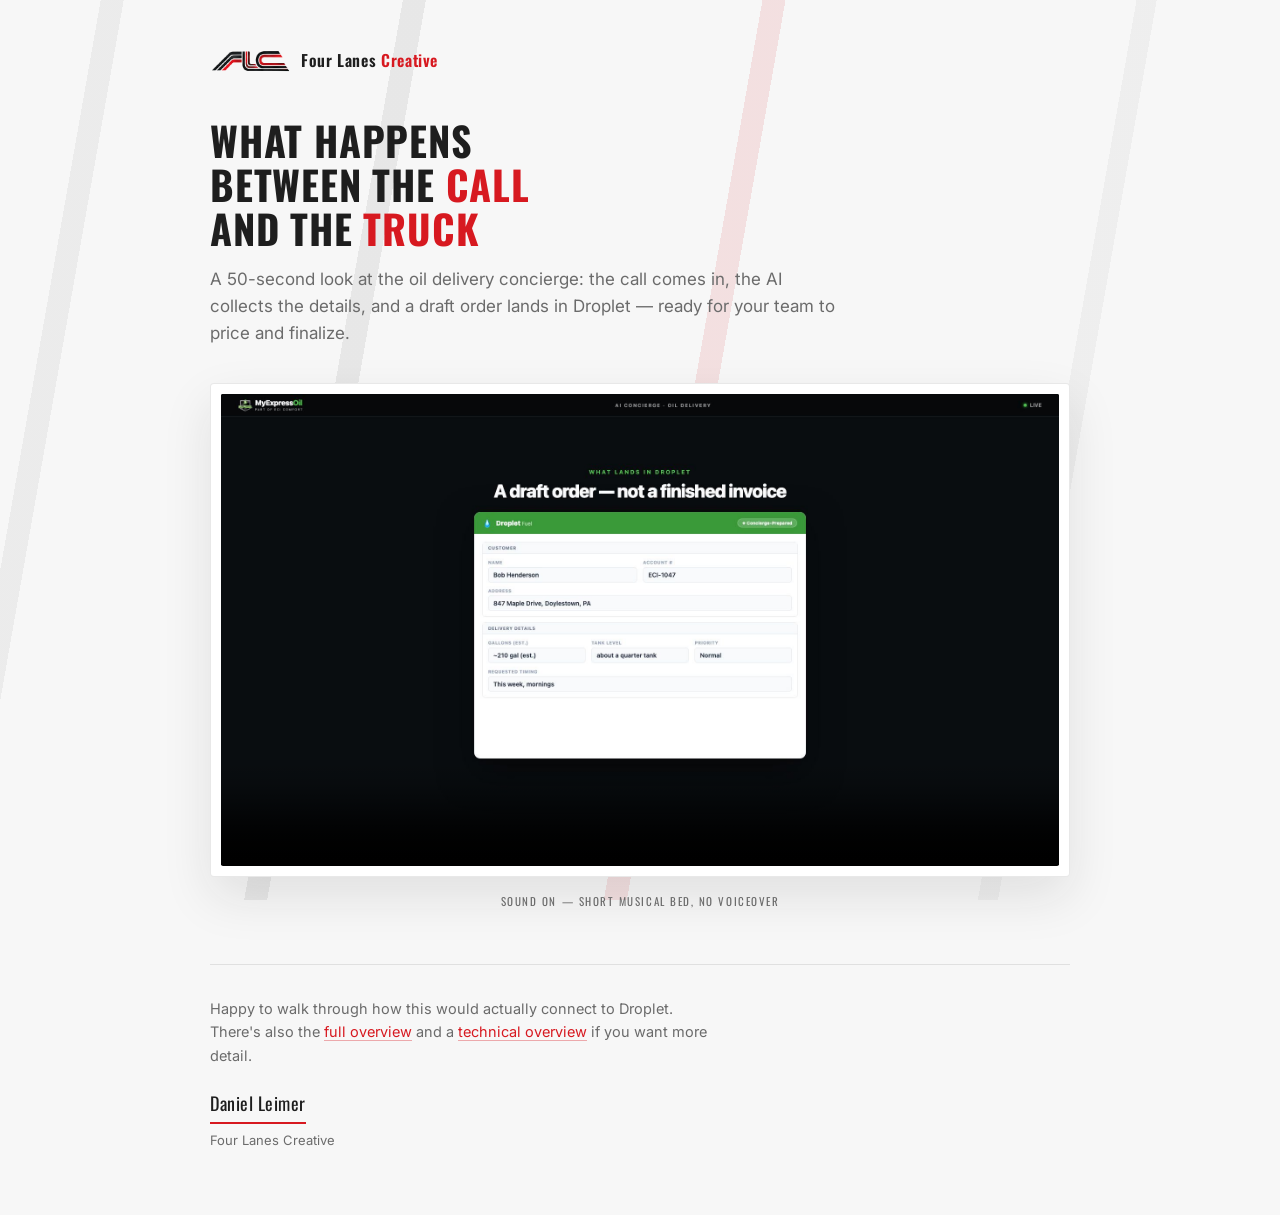
<file: work-in-progress/myexpressoil-workflow-video.html>
<!DOCTYPE html>
<html lang="en">
<head>
<meta charset="UTF-8">
<meta name="viewport" content="width=device-width, initial-scale=1, viewport-fit=cover">
<title>The Workflow — MyExpressOil</title>
<meta name="robots" content="noindex, nofollow">
<link rel="preconnect" href="https://fonts.googleapis.com">
<link rel="preconnect" href="https://fonts.gstatic.com" crossorigin>
<link href="https://fonts.googleapis.com/css2?family=Oswald:wght@400;500;600;700&family=Inter:wght@400;500;600;700;800&display=swap" rel="stylesheet">
<link rel="stylesheet" href="assets/pitch.css">
</head>
<body>
<div class="lanes"></div>
<div class="page">
<div class="wrap wide">

  <div class="masthead">
    <img src="assets/flc-symbol-ink.png" alt="Four Lanes Creative">
    <div class="word">Four Lanes <span class="accent">Creative</span></div>
  </div>

  <div class="hero">
    <h1>What happens between the <span class="accent">call</span> and the <span class="accent">truck</span></h1>
    <p>A 50-second look at the oil delivery concierge: the call comes in, the AI collects the details, and a draft order lands in Droplet — ready for your team to price and finalize.</p>
  </div>

  <div class="video-card" style="margin-top: 36px;">
    <video controls preload="metadata" poster="assets/myexpressoil-workflow-poster.jpg">
      <source src="assets/myexpressoil-workflow.mp4" type="video/mp4">
    </video>
  </div>
  <div class="caption">Sound on — short musical bed, no voiceover</div>

  <div class="close">
    <p>Happy to walk through how this would actually connect to Droplet. There's also the <a href="eci-oil-delivery-overview.html">full overview</a> and a <a href="technical-overview.html">technical overview</a> if you want more detail.</p>
    <div class="contact">
      <div class="name">Daniel Leimer</div>
      <div class="co">Four Lanes Creative</div>
    </div>
  </div>

</div>
</div>
</body>
</html>
</file>
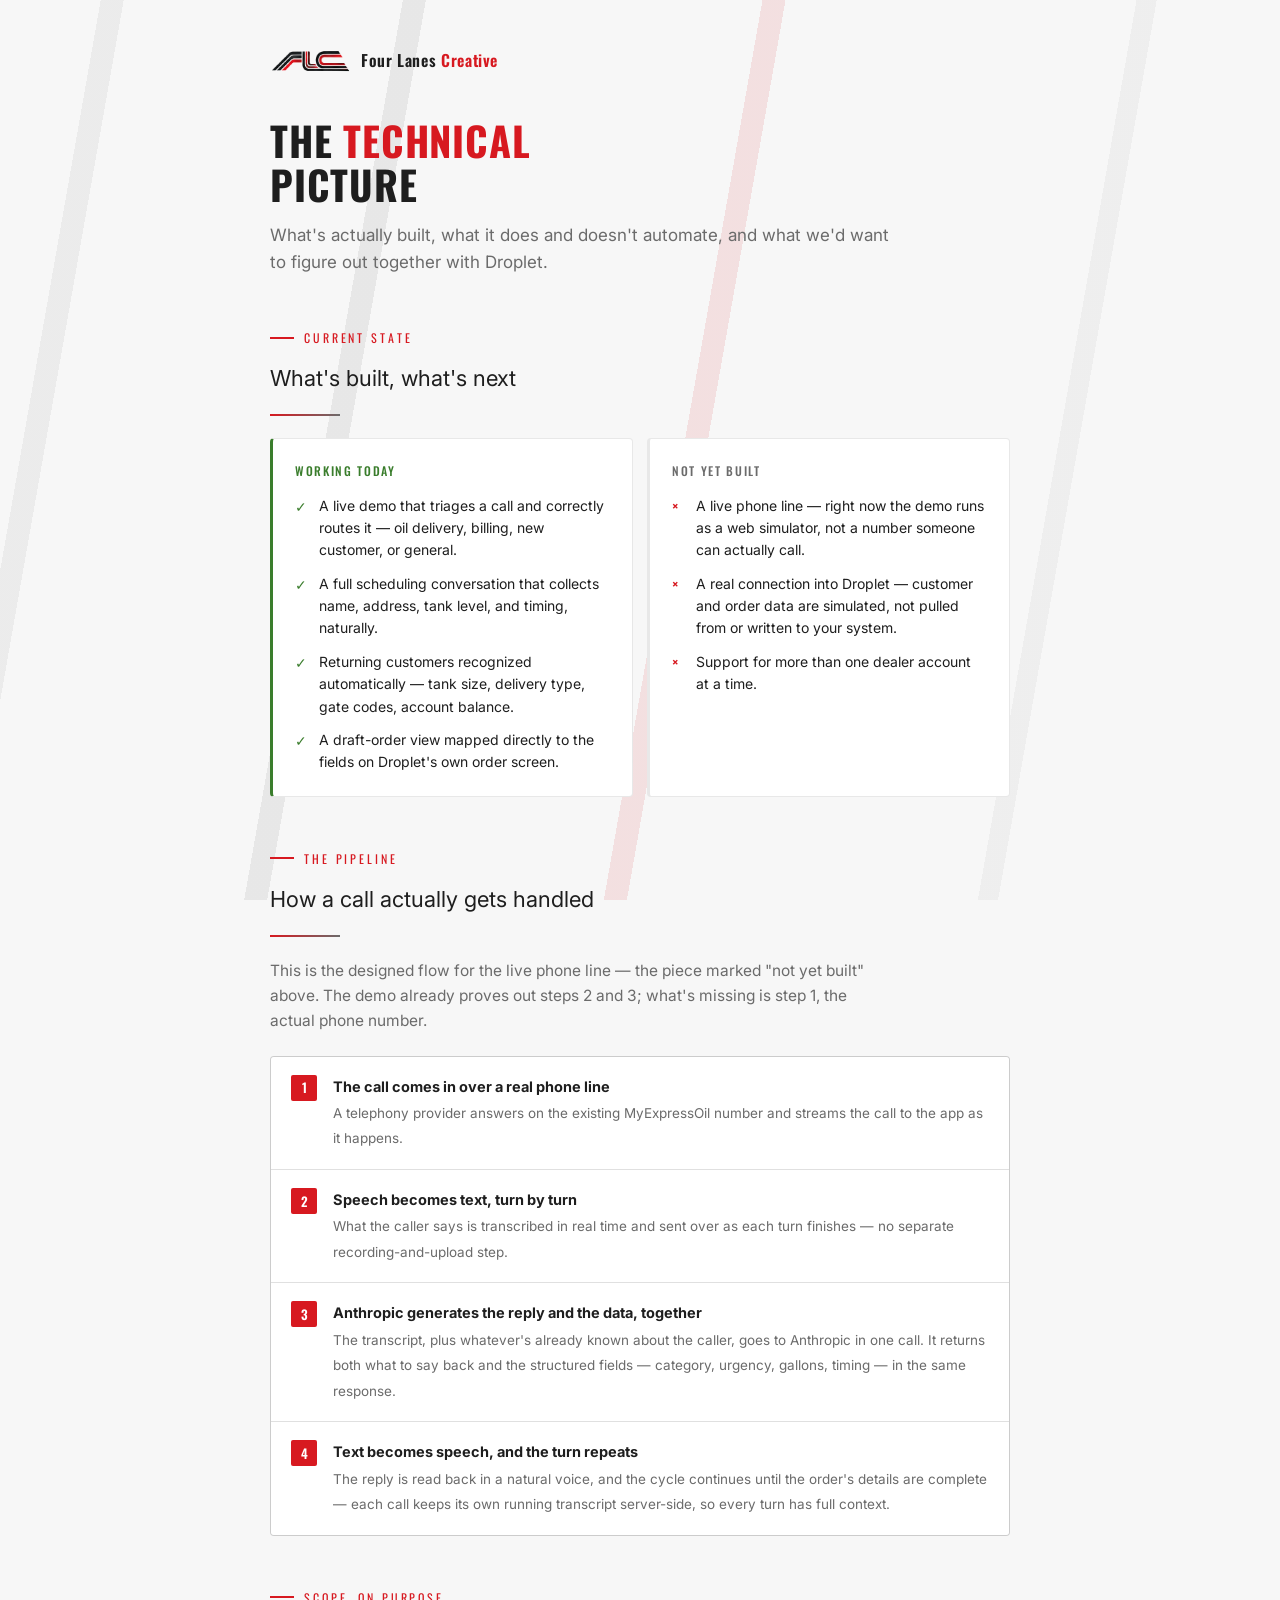
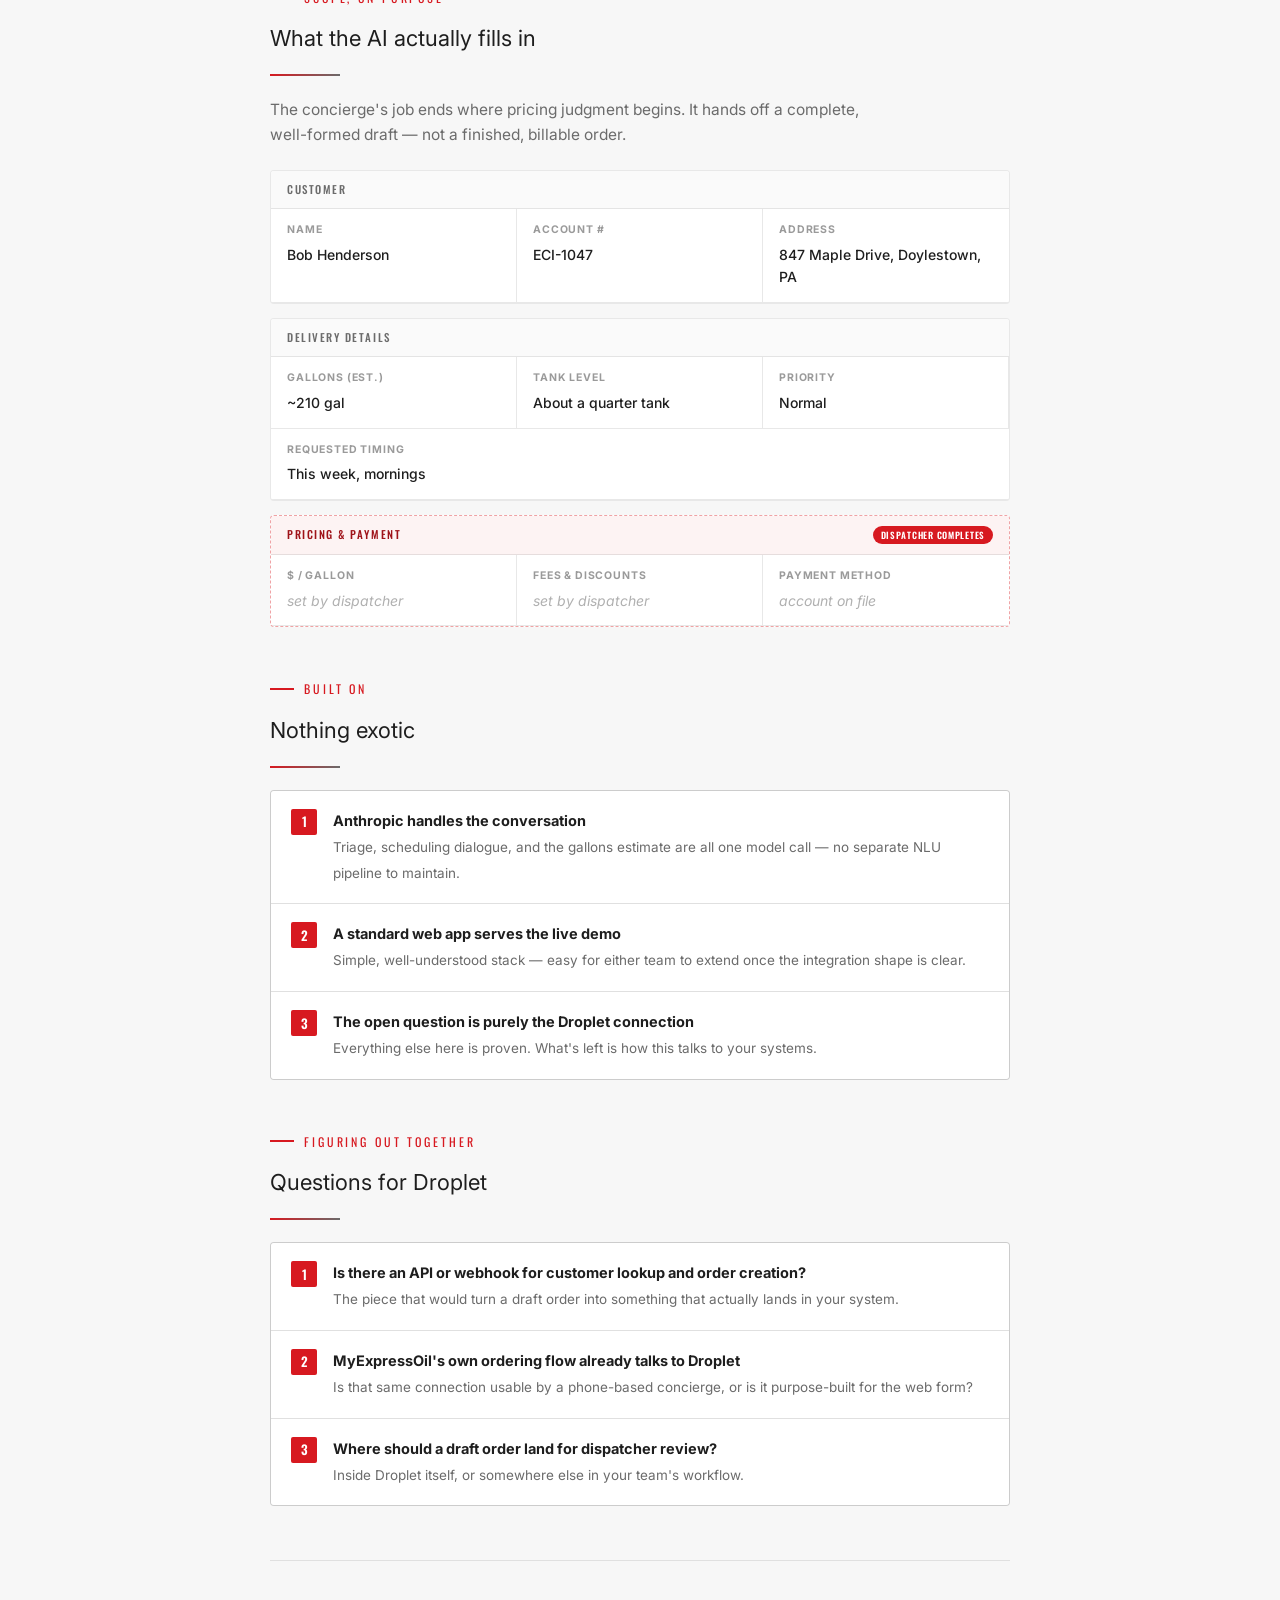
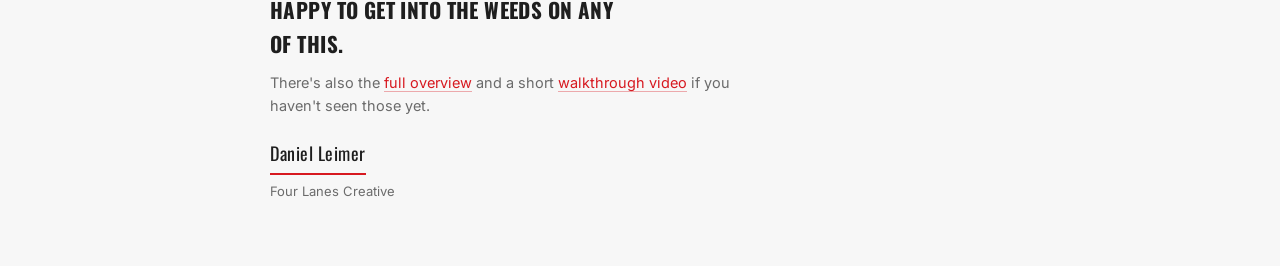
<file: work-in-progress/technical-overview.html>
<!DOCTYPE html>
<html lang="en">
<head>
<meta charset="UTF-8">
<meta name="viewport" content="width=device-width, initial-scale=1, viewport-fit=cover">
<title>Technical Overview — MyExpressOil</title>
<meta name="robots" content="noindex, nofollow">
<link rel="preconnect" href="https://fonts.googleapis.com">
<link rel="preconnect" href="https://fonts.gstatic.com" crossorigin>
<link href="https://fonts.googleapis.com/css2?family=Oswald:wght@400;500;600;700&family=Inter:wght@400;500;600;700;800&display=swap" rel="stylesheet">
<link rel="stylesheet" href="assets/pitch.css">
</head>
<body>
<div class="lanes"></div>
<div class="page">
<div class="wrap">

  <div class="masthead">
    <img src="assets/flc-symbol-ink.png" alt="Four Lanes Creative">
    <div class="word">Four Lanes <span class="accent">Creative</span></div>
  </div>

  <div class="hero">
    <h1>The <span class="accent">technical</span> picture</h1>
    <p>What's actually built, what it does and doesn't automate, and what we'd want to figure out together with Droplet.</p>
  </div>

  <section>
    <div class="eyebrow">Current state</div>
    <div class="section-title">What's built, what's next</div>
    <div class="section-rule"></div>
    <div class="compare">
      <div class="compare-card now">
        <div class="compare-label">Working today</div>
        <div class="compare-list">
          <div class="compare-row"><span class="mk">✓</span><span>A live demo that triages a call and correctly routes it — oil delivery, billing, new customer, or general.</span></div>
          <div class="compare-row"><span class="mk">✓</span><span>A full scheduling conversation that collects name, address, tank level, and timing, naturally.</span></div>
          <div class="compare-row"><span class="mk">✓</span><span>Returning customers recognized automatically — tank size, delivery type, gate codes, account balance.</span></div>
          <div class="compare-row"><span class="mk">✓</span><span>A draft-order view mapped directly to the fields on Droplet's own order screen.</span></div>
        </div>
      </div>
      <div class="compare-card">
        <div class="compare-label">Not yet built</div>
        <div class="compare-list">
          <div class="compare-row"><span class="mk">×</span><span>A live phone line — right now the demo runs as a web simulator, not a number someone can actually call.</span></div>
          <div class="compare-row"><span class="mk">×</span><span>A real connection into Droplet — customer and order data are simulated, not pulled from or written to your system.</span></div>
          <div class="compare-row"><span class="mk">×</span><span>Support for more than one dealer account at a time.</span></div>
        </div>
      </div>
    </div>
  </section>

  <section>
    <div class="eyebrow">The pipeline</div>
    <div class="section-title">How a call actually gets handled</div>
    <div class="section-rule"></div>
    <p class="lede">This is the designed flow for the live phone line — the piece marked "not yet built" above. The demo already proves out steps 2 and 3; what's missing is step 1, the actual phone number.</p>
    <div class="steps">
      <div class="step-row"><div class="n">1</div><div class="t"><strong>The call comes in over a real phone line</strong><span>A telephony provider answers on the existing MyExpressOil number and streams the call to the app as it happens.</span></div></div>
      <div class="step-row"><div class="n">2</div><div class="t"><strong>Speech becomes text, turn by turn</strong><span>What the caller says is transcribed in real time and sent over as each turn finishes — no separate recording-and-upload step.</span></div></div>
      <div class="step-row"><div class="n">3</div><div class="t"><strong>Anthropic generates the reply and the data, together</strong><span>The transcript, plus whatever's already known about the caller, goes to Anthropic in one call. It returns both what to say back and the structured fields — category, urgency, gallons, timing — in the same response.</span></div></div>
      <div class="step-row"><div class="n">4</div><div class="t"><strong>Text becomes speech, and the turn repeats</strong><span>The reply is read back in a natural voice, and the cycle continues until the order's details are complete — each call keeps its own running transcript server-side, so every turn has full context.</span></div></div>
    </div>
  </section>

  <section>
    <div class="eyebrow">Scope, on purpose</div>
    <div class="section-title">What the AI actually fills in</div>
    <div class="section-rule"></div>
    <p class="lede">The concierge's job ends where pricing judgment begins. It hands off a complete, well-formed draft — not a finished, billable order.</p>
    <div class="field-group">
      <div class="field-group-hdr"><span>Customer</span></div>
      <div class="field-list">
        <div class="field"><div class="field-label">Name</div><div class="field-value">Bob Henderson</div></div>
        <div class="field"><div class="field-label">Account #</div><div class="field-value">ECI-1047</div></div>
        <div class="field"><div class="field-label">Address</div><div class="field-value">847 Maple Drive, Doylestown, PA</div></div>
      </div>
    </div>
    <div class="field-group">
      <div class="field-group-hdr"><span>Delivery details</span></div>
      <div class="field-list">
        <div class="field"><div class="field-label">Gallons (est.)</div><div class="field-value">~210 gal</div></div>
        <div class="field"><div class="field-label">Tank level</div><div class="field-value">About a quarter tank</div></div>
        <div class="field"><div class="field-label">Priority</div><div class="field-value">Normal</div></div>
        <div class="field"><div class="field-label">Requested timing</div><div class="field-value">This week, mornings</div></div>
      </div>
    </div>
    <div class="field-group pending">
      <div class="field-group-hdr"><span>Pricing &amp; payment</span><span class="tag">Dispatcher completes</span></div>
      <div class="field-list">
        <div class="field"><div class="field-label">$ / Gallon</div><div class="field-value">set by dispatcher</div></div>
        <div class="field"><div class="field-label">Fees &amp; discounts</div><div class="field-value">set by dispatcher</div></div>
        <div class="field"><div class="field-label">Payment method</div><div class="field-value">account on file</div></div>
      </div>
    </div>
  </section>

  <section>
    <div class="eyebrow">Built on</div>
    <div class="section-title">Nothing exotic</div>
    <div class="section-rule"></div>
    <div class="steps">
      <div class="step-row"><div class="n">1</div><div class="t"><strong>Anthropic handles the conversation</strong><span>Triage, scheduling dialogue, and the gallons estimate are all one model call — no separate NLU pipeline to maintain.</span></div></div>
      <div class="step-row"><div class="n">2</div><div class="t"><strong>A standard web app serves the live demo</strong><span>Simple, well-understood stack — easy for either team to extend once the integration shape is clear.</span></div></div>
      <div class="step-row"><div class="n">3</div><div class="t"><strong>The open question is purely the Droplet connection</strong><span>Everything else here is proven. What's left is how this talks to your systems.</span></div></div>
    </div>
  </section>

  <section>
    <div class="eyebrow">Figuring out together</div>
    <div class="section-title">Questions for Droplet</div>
    <div class="section-rule"></div>
    <div class="steps">
      <div class="step-row"><div class="n">1</div><div class="t"><strong>Is there an API or webhook for customer lookup and order creation?</strong><span>The piece that would turn a draft order into something that actually lands in your system.</span></div></div>
      <div class="step-row"><div class="n">2</div><div class="t"><strong>MyExpressOil's own ordering flow already talks to Droplet</strong><span>Is that same connection usable by a phone-based concierge, or is it purpose-built for the web form?</span></div></div>
      <div class="step-row"><div class="n">3</div><div class="t"><strong>Where should a draft order land for dispatcher review?</strong><span>Inside Droplet itself, or somewhere else in your team's workflow.</span></div></div>
    </div>
  </section>

  <div class="close">
    <h2>Happy to get into the weeds on any of this.</h2>
    <p>There's also the <a href="eci-oil-delivery-overview.html">full overview</a> and a short <a href="myexpressoil-workflow-video.html">walkthrough video</a> if you haven't seen those yet.</p>
    <div class="contact">
      <div class="name">Daniel Leimer</div>
      <div class="co">Four Lanes Creative</div>
    </div>
  </div>

</div>
</div>
</body>
</html>
</file>
<file: work-in-progress/assets/pitch.css>
:root {
  --bg: #f7f7f7;
  --card: #ffffff;
  --red: #d71920;
  --red-dark: #9e1218;
  --ink: #1e1e1e;
  --muted: #6b6b6b;
  --border: rgba(0,0,0,0.09);
  --go: #3a7d2c;
  --go-light: #f0f6ed;
}
* { box-sizing: border-box; }
html, body { margin: 0; }
body {
  background: var(--bg);
  color: var(--ink);
  font-family: 'Inter', system-ui, sans-serif;
  font-size: 16px;
  line-height: 1.6;
  -webkit-font-smoothing: antialiased;
}
.lanes {
  position: fixed; inset: 0; z-index: 0; pointer-events: none;
  background: linear-gradient(100deg,
    transparent 0%, transparent 7%,
    rgba(30,30,30,0.05) 7%, rgba(30,30,30,0.05) 8.6%,
    transparent 8.6%, transparent 28%,
    rgba(30,30,30,0.07) 28%, rgba(30,30,30,0.07) 29.6%,
    transparent 29.6%, transparent 53%,
    rgba(215,25,32,0.1) 53%, rgba(215,25,32,0.1) 54.6%,
    transparent 54.6%, transparent 79%,
    rgba(107,107,107,0.06) 79%, rgba(107,107,107,0.06) 80.4%,
    transparent 80.4%, transparent 100%);
}
.page { position: relative; z-index: 1; padding: 48px 20px 64px; }
.wrap { max-width: 740px; margin: 0 auto; }
.wrap.wide { max-width: 860px; }
a { color: var(--red); text-decoration: none; border-bottom: 1px solid rgba(215,25,32,0.35); }
a:hover { border-color: var(--red); }
h1, h2, .display {
  font-family: 'Oswald', system-ui, sans-serif;
  text-transform: uppercase;
  letter-spacing: 0.02em;
  margin: 0;
  color: var(--ink);
}
p { margin: 0; }

.masthead { display: flex; align-items: center; gap: 10px; margin-bottom: 44px; }
.masthead img { height: 24px; width: auto; }
.masthead .word {
  font-family: 'Oswald', system-ui, sans-serif;
  font-size: 16px; letter-spacing: 0.04em; font-weight: 600;
}
.masthead .word .accent { color: var(--red); }

.hero h1 { font-size: clamp(26px, 5.4vw, 40px); line-height: 1.1; max-width: 18ch; }
.hero .accent { color: var(--red); }
.hero p { margin-top: 16px; font-size: 17px; color: var(--muted); max-width: 58ch; font-family: 'Inter', sans-serif; text-transform: none; }

section { margin-top: 52px; }
.eyebrow {
  display: flex; align-items: center; gap: 10px;
  font-family: 'Oswald', system-ui, sans-serif;
  font-size: 12px; letter-spacing: 0.24em; text-transform: uppercase;
  color: var(--red); margin-bottom: 14px;
}
.eyebrow::before { content: ""; width: 24px; height: 2px; background: var(--red); display: block; flex-shrink: 0; }
.section-title { font-size: 22px; margin-bottom: 18px; }
.section-rule { height: 2px; width: 70px; background: linear-gradient(90deg, var(--red), var(--muted)); margin: 0 0 22px; }
.lede { font-size: 15.5px; color: var(--muted); max-width: 60ch; margin-bottom: 22px; }

/* Two-column compare */
.compare { display: grid; grid-template-columns: 1fr 1fr; gap: 14px; }
@media (max-width: 600px) { .compare { grid-template-columns: 1fr; } }
.compare-card { background: var(--card); border: 1px solid var(--border); border-radius: 4px; padding: 22px; border-left: 3px solid var(--border); }
.compare-card.now { border-left: 3px solid var(--go); }
.compare-label {
  font-family: 'Oswald', system-ui, sans-serif;
  font-size: 12px; font-weight: 500; letter-spacing: 0.14em; text-transform: uppercase;
  color: var(--muted); margin-bottom: 14px;
}
.compare-card.now .compare-label { color: var(--go); }
.compare-list { display: flex; flex-direction: column; gap: 11px; }
.compare-row { display: flex; gap: 10px; font-size: 14px; }
.compare-row .mk { flex-shrink: 0; width: 14px; font-family: 'Oswald', system-ui, sans-serif; font-weight: 600; }
.compare-card:not(.now) .mk { color: var(--red); }
.compare-card.now .mk { color: var(--go); }

/* Callout card (story / note) */
.callout { background: var(--card); border: 1px solid var(--border); border-radius: 4px; padding: 26px 28px; position: relative; overflow: hidden; }
.callout::before {
  content: ""; position: absolute; inset: 0;
  background: linear-gradient(120deg, transparent 86%, rgba(215,25,32,0.12) 100%);
  pointer-events: none;
}
.callout-tag {
  font-family: 'Oswald', system-ui, sans-serif;
  font-size: 12px; font-weight: 500; letter-spacing: 0.18em; text-transform: uppercase;
  color: var(--red); margin-bottom: 12px; position: relative;
}
.callout p { font-size: 15px; color: var(--ink); position: relative; }
.callout p + p { margin-top: 12px; }
.callout strong { color: var(--go); }

/* Numbered rows (steps / questions) */
.steps { display: flex; flex-direction: column; gap: 1px; background: var(--border); border: 1px solid var(--border); border-radius: 4px; overflow: hidden; }
.step-row { background: var(--card); padding: 18px 20px; display: flex; gap: 16px; align-items: flex-start; }
.step-row .n {
  flex-shrink: 0; width: 26px; height: 26px; border-radius: 2px;
  background: var(--red); color: white;
  font-family: 'Oswald', system-ui, sans-serif; font-weight: 600; font-size: 13px;
  display: flex; align-items: center; justify-content: center;
}
.step-row .t strong { display: block; font-size: 14.5px; font-weight: 700; margin-bottom: 2px; }
.step-row .t span { font-size: 13.5px; color: var(--muted); }

/* Small card grid */
.reassure { display: grid; grid-template-columns: repeat(3, 1fr); gap: 12px; }
@media (max-width: 600px) { .reassure { grid-template-columns: 1fr; } }
.reassure-card { background: var(--card); border: 1px solid var(--border); border-radius: 4px; padding: 18px; text-align: center; transition: border-color .2s; }
.reassure-card:hover { border-color: rgba(215,25,32,0.35); }
.reassure-card .ic { font-size: 22px; margin-bottom: 9px; }
.reassure-card strong { display: block; font-size: 13.5px; font-weight: 700; margin-bottom: 3px; }
.reassure-card span { font-size: 12.5px; color: var(--muted); }

/* Field table (customer / delivery / pricing map) */
.field-group { background: var(--card); border: 1px solid var(--border); border-radius: 4px; overflow: hidden; }
.field-group + .field-group { margin-top: 14px; }
.field-group.pending { border: 1.5px dashed rgba(215,25,32,0.4); }
.field-group-hdr {
  background: #fafafa; border-bottom: 1px solid var(--border); padding: 10px 16px;
  display: flex; align-items: center; justify-content: space-between;
  font-family: 'Oswald', system-ui, sans-serif; font-size: 11px; font-weight: 500;
  letter-spacing: 0.14em; text-transform: uppercase; color: var(--muted);
}
.field-group.pending .field-group-hdr { color: var(--red-dark); background: rgba(215,25,32,0.05); }
.field-group-hdr .tag {
  font-size: 9px; background: var(--red); color: white; padding: 2px 8px; border-radius: 10px;
  letter-spacing: 0.08em; font-weight: 600;
}
.field-list { display: flex; flex-wrap: wrap; }
.field { padding: 13px 16px; flex: 1 1 200px; border-right: 1px solid var(--border); border-bottom: 1px solid var(--border); }
.field:last-child { border-right: none; }
.field-label { font-size: 10.5px; font-weight: 700; text-transform: uppercase; letter-spacing: 0.08em; color: #9a9a9a; margin-bottom: 5px; }
.field-value { font-size: 14px; color: var(--ink); font-weight: 500; }
.field-group.pending .field-value { color: #b0b0b0; font-style: italic; font-weight: 400; }

/* Video embed */
.video-card {
  margin-top: 8px;
  background: var(--card);
  border: 1px solid var(--border);
  border-radius: 4px;
  padding: 10px;
  box-shadow: 0 20px 50px rgba(30,30,30,0.1);
}
video { display: block; width: 100%; border-radius: 2px; background: #000; }
.caption {
  margin-top: 16px; text-align: center;
  font-family: 'Oswald', system-ui, sans-serif;
  font-size: 11px; letter-spacing: 0.14em; text-transform: uppercase; color: var(--muted);
}

.close { border-top: 1px solid var(--border); margin-top: 54px; padding-top: 32px; }
.close h2 { font-size: 21px; max-width: 30ch; margin-bottom: 10px; }
.close p { font-size: 14.5px; color: var(--muted); max-width: 56ch; font-family: 'Inter', sans-serif; text-transform: none; }
.contact { margin-top: 22px; }
.contact .name {
  font-family: 'Oswald', system-ui, sans-serif;
  font-size: 18px; letter-spacing: 0.03em;
  color: var(--ink); border-bottom: 2px solid var(--red); padding-bottom: 5px; display: inline-block;
}
.contact .co { margin-top: 6px; font-size: 13px; color: var(--muted); }

.crumbs { font-family: 'Oswald', system-ui, sans-serif; font-size: 11px; letter-spacing: 0.12em; text-transform: uppercase; color: var(--muted); margin-bottom: 20px; }
.crumbs a { color: var(--muted); border-bottom: 1px solid var(--border); padding-bottom: 2px; }
.crumbs a:hover { color: var(--red); border-color: var(--red); }
</file>
